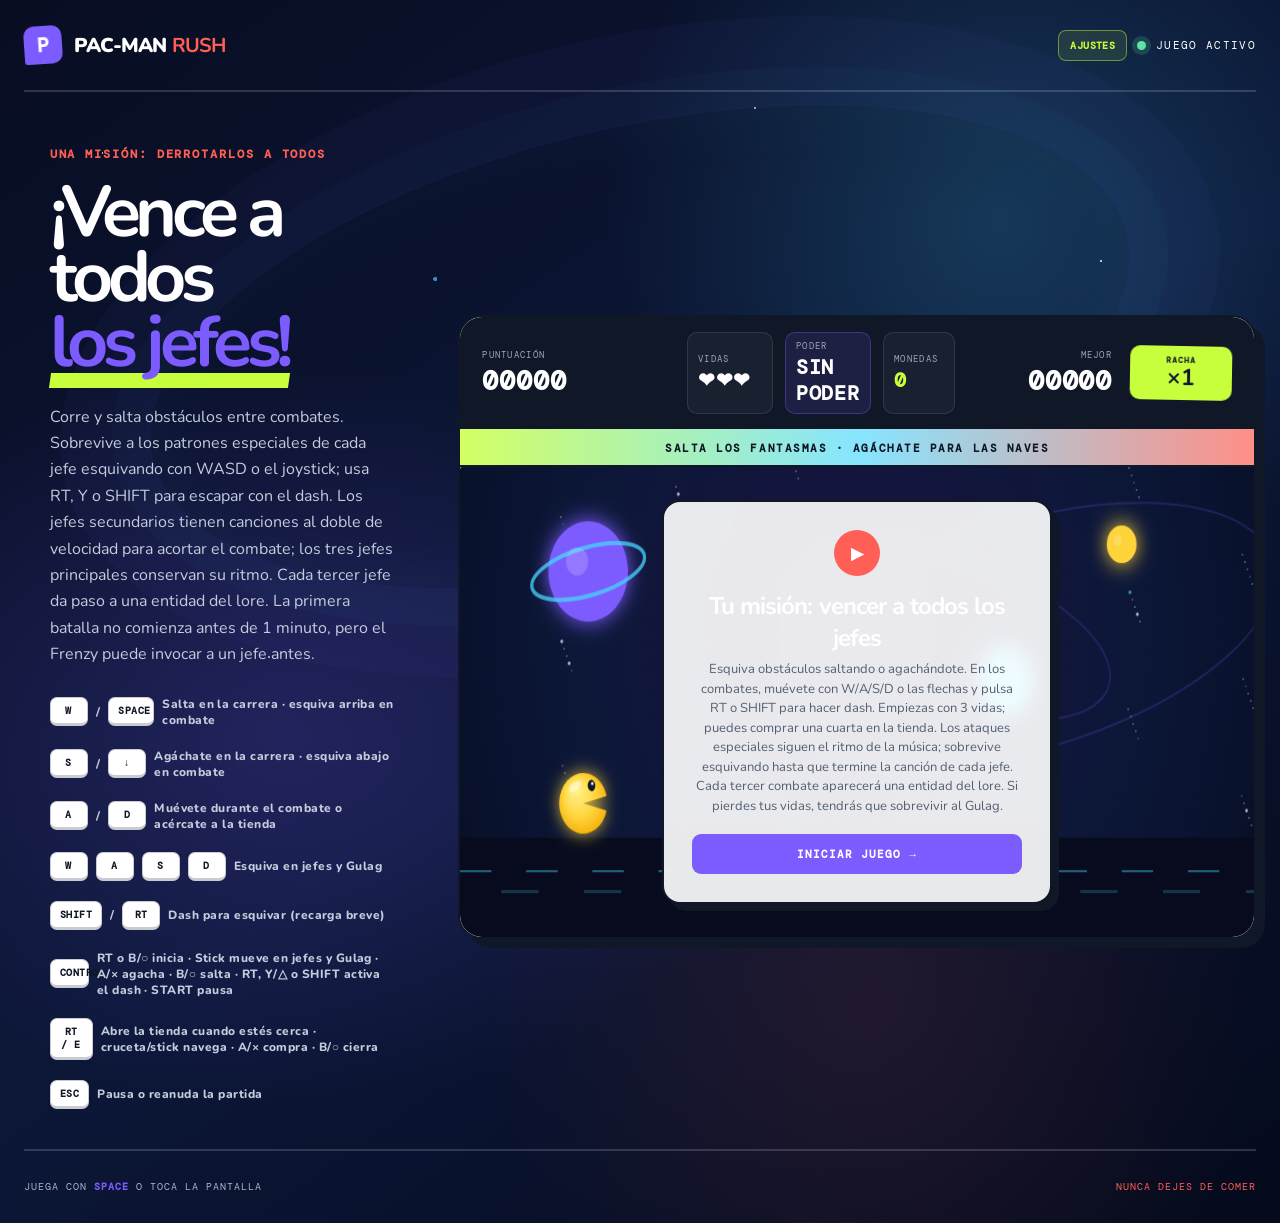
<file: Untitled-3.html>
<!DOCTYPE html>
<html lang="es">
<head>
  <meta charset="UTF-8">
  <meta name="viewport" content="width=device-width, initial-scale=1.0, viewport-fit=cover">
  <meta name="theme-color" content="#111827">
  <title>Pac-Man Rush — Juego de Pac-Man</title>
  <link rel="preconnect" href="https://fonts.googleapis.com">
  <link rel="preconnect" href="https://fonts.gstatic.com" crossorigin>
  <link href="https://fonts.googleapis.com/css2?family=DM+Mono:wght@500&family=Nunito:wght@600;700;800;900&display=swap" rel="stylesheet">
  <link rel="stylesheet" href="Untitled-2.css">
</head>
<body>
  <main class="app-shell">
    <header class="topbar">
      <a class="brand" href="#" aria-label="Pac-Man Rush">
        <span class="brand-mark" aria-hidden="true">P</span>
        <span>PAC-MAN <b>RUSH</b></span>
      </a>
      <div class="topbar-actions">
        <details class="settings-menu" id="settingsMenu">
          <summary class="settings-button">AJUSTES</summary>
          <section class="settings-panel" aria-labelledby="settingsTitle">
            <h2 id="settingsTitle">Ajustes del juego</h2>
            <label class="setting-row" for="musicToggle">
              <span><strong>Música</strong><small>Melodías de carrera, jefes y Gulag</small></span>
              <input id="musicToggle" type="checkbox" checked>
            </label>
            <label class="setting-row" for="jumpSoundToggle">
              <span><strong>Sonido del salto</strong><small>Efecto de sonido al saltar</small></span>
              <input id="jumpSoundToggle" type="checkbox" checked>
            </label>
            <label class="setting-row" for="mobileModeToggle">
              <span><strong>Modo celular</strong><small>Mejora la nitidez y estabiliza a Pac-Man y los fantasmas</small></span>
              <input id="mobileModeToggle" type="checkbox">
            </label>
            <label class="setting-row" for="reducedAnimationsToggle">
              <span><strong>Reducir animaciones</strong><small>Úsalo si el celular se traba o muestra efectos visuales extraños; no cambia el juego</small></span>
              <input id="reducedAnimationsToggle" type="checkbox">
            </label>
            <p class="settings-status" id="settingsStatus" aria-live="polite">Los ajustes se guardan en este dispositivo.</p>
            <button class="settings-retry" id="retryAudioButton" type="button" hidden>REINTENTAR AUDIO</button>
          </section>
        </details>
        <span class="status-dot"></span>
        <span>JUEGO ACTIVO</span>
      </div>
    </header>

    <section class="hero">
      <div class="hero-copy">
        <p class="eyebrow">UNA MISIÓN: DERROTARLOS A TODOS</p>
        <h1>¡Vence a todos<br><span>los jefes!</span></h1>
        <p class="intro">Corre y salta obstáculos entre combates. Sobrevive a los patrones especiales de cada jefe esquivando con WASD o el joystick; usa RT, Y o SHIFT para escapar con el dash. Los jefes secundarios tienen canciones al doble de velocidad para acortar el combate; los tres jefes principales conservan su ritmo. Cada tercer jefe da paso a una entidad del lore. La primera batalla no comienza antes de 1 minuto, pero el Frenzy puede invocar a un jefe antes.</p>
        <div class="controls-hint">
          <span><kbd>W</kbd> / <kbd>SPACE</kbd> Salta en la carrera · esquiva arriba en combate</span>
          <span><kbd>S</kbd> / <kbd>↓</kbd> Agáchate en la carrera · esquiva abajo en combate</span>
          <span><kbd>A</kbd> / <kbd>D</kbd> Muévete durante el combate o acércate a la tienda</span>
          <span><kbd>W</kbd><kbd>A</kbd><kbd>S</kbd><kbd>D</kbd> Esquiva en jefes y Gulag</span>
          <span><kbd>SHIFT</kbd> / <kbd>RT</kbd> Dash para esquivar (recarga breve)</span>
          <span><kbd>CONTROL</kbd> RT o B/○ inicia · Stick mueve en jefes y Gulag · A/× agacha · B/○ salta · RT, Y/△ o SHIFT activa el dash · START pausa</span>
          <span><kbd>RT / E</kbd> Abre la tienda cuando estés cerca · cruceta/stick navega · A/× compra · B/○ cierra</span>
          <span><kbd>ESC</kbd> Pausa o reanuda la partida</span>
        </div>
      </div>

      <div class="game-card">
        <div class="hud" aria-label="Puntuación del juego">
          <div class="hud-stat">
            <span class="hud-label">PUNTUACIÓN</span>
            <strong id="score">00000</strong>
          </div>

          <div class="hud-meta">
            <div class="hud-metric">
              <span class="hud-label">VIDAS</span>
              <strong id="lives">❤❤❤</strong>
            </div>
            <div class="hud-metric hud-metric--power">
              <span class="hud-label">PODER</span>
              <strong id="powerStatus">SIN PODER</strong>
            </div>
            <div class="hud-metric hud-metric--coins">
              <span class="hud-label">MONEDAS</span>
              <strong id="coinCount">0</strong>
            </div>
          </div>

          <div class="hud-stat hud-stat--right">
            <span class="hud-label">MEJOR</span>
            <strong id="best">00000</strong>
          </div>
          <div class="multiplier" id="multiplier">
            <span>RACHA</span>
            <strong id="multiplierValue">×1</strong>
          </div>
        </div>

        <div class="action-prompt" id="actionPrompt">SALTA LOS FANTASMAS · AGÁCHATE PARA LAS NAVES</div>

        <div class="game-stage" id="gameStage">
          <canvas id="gameCanvas" width="960" height="450" aria-label="Juego de Pac-Man"></canvas>
          <div class="start-panel" id="startPanel">
            <span class="panel-icon">▶</span>
            <h2>Tu misión: vencer a todos los jefes</h2>
            <p>Esquiva obstáculos saltando o agachándote. En los combates, muévete con W/A/S/D o las flechas y pulsa RT o SHIFT para hacer dash. Empiezas con 3 vidas; puedes comprar una cuarta en la tienda. Los ataques especiales siguen el ritmo de la música; sobrevive esquivando hasta que termine la canción de cada jefe. Cada tercer combate aparecerá una entidad del lore. Si pierdes tus vidas, tendrás que sobrevivir al Gulag.</p>
            <button id="startButton" type="button">INICIAR JUEGO <span>→</span></button>
          </div>
          <div class="game-over-panel" id="gameOverPanel" hidden>
            <span class="panel-icon">!</span>
            <h2>¡Fin de la carrera!</h2>
            <p>Tu puntuación: <strong id="finalScore">0</strong></p>
            <p class="restart-hint">Pulsa <kbd>F</kbd> para comenzar otra vez</p>
            <button id="restartButton" type="button">JUGAR DE NUEVO <span>↻</span></button>
          </div>
          <div class="victory-panel" id="victoryPanel" hidden>
            <span class="panel-icon">★</span>
            <h2>¡Misión cumplida!</h2>
            <p>Derrotaste a todos los jefes. Puntuación final: <strong id="victoryScore">0</strong></p>
            <button id="victoryRestartButton" type="button">JUGAR DE NUEVO <span>↻</span></button>
          </div>
          <button class="game-pause-button" id="gamePauseButton" type="button" aria-label="Pausar juego" hidden>Ⅱ</button>
          <div class="pause-panel" id="pausePanel" role="dialog" aria-modal="true" aria-labelledby="pauseTitle" hidden>
            <span class="panel-icon">Ⅱ</span>
            <h2 id="pauseTitle">Juego en pausa</h2>
            <p>La partida y la música están pausadas.</p>
            <button id="resumeButton" type="button">CONTINUAR <span>▶</span></button>
            <button class="pause-restart-button" id="pauseRestartButton" type="button">REINICIAR PARTIDA <span>↻</span></button>
          </div>
          <div class="gulag-hud" id="gulagHud" role="timer" aria-live="off" hidden>
            <strong id="gulagTitle">EL GULAG</strong>
            <span id="gulagTimer">ESQUIVA PARA VOLVER</span>
            <p>MUÉVETE CON W A S D O LAS FLECHAS</p>
          </div>
          <section class="shark-shop" id="sharkShop" aria-label="Tienda del tiburón" aria-describedby="shopControls" hidden>
            <div class="shop-heading">
              <div>
                <span class="shop-eyebrow">PUESTO DE MEJORAS · VISITA ESPECIAL</span>
                <h2>Mercado del tiburón</h2>
              </div>
              <strong class="shop-wallet"><span aria-hidden="true">◆</span> <span id="shopCoinCount">0</span><small>MONEDAS</small></strong>
            </div>
            <p class="shop-copy">Invierte tus monedas en mejoras para esta partida.</p>
            <div class="shop-items">
              <button class="shop-item" type="button" data-shop-item="score">
                <span class="shop-item-icon" aria-hidden="true">×2</span>
                <span class="shop-item-info">
                  <strong>Racha x2</strong>
                  <span class="shop-item-description">Duplica los puntos que ganas.</span>
                </span>
                <span class="shop-item-price"></span>
              </button>
              <button class="shop-item" type="button" data-shop-item="boss-speed">
                <span class="shop-item-icon" aria-hidden="true">⚡</span>
                <span class="shop-item-info">
                  <strong>Botas relámpago</strong>
                  <span class="shop-item-description">Muévete más rápido en los jefes.</span>
                </span>
                <span class="shop-item-price"></span>
              </button>
              <button class="shop-item" type="button" data-shop-item="dash">
                <span class="shop-item-icon" aria-hidden="true">➤</span>
                <span class="shop-item-info">
                  <strong>Impulso rápido</strong>
                  <span class="shop-item-description">Reduce la recarga del dash.</span>
                </span>
                <span class="shop-item-price"></span>
              </button>
              <button class="shop-item" type="button" data-shop-item="life">
                <span class="shop-item-icon" aria-hidden="true">♥</span>
                <span class="shop-item-info">
                  <strong>Vida extra</strong>
                  <span class="shop-item-description">Compra una cuarta vida una vez.</span>
                </span>
                <span class="shop-item-price"></span>
              </button>
            </div>
            <p class="shop-controls-hint" id="shopControls"><kbd>←/→/↑/↓</kbd> ELEGIR <kbd>A/×</kbd> COMPRAR <kbd>B/○</kbd> CERRAR</p>
            <div class="shop-footer">
              <span id="shopMessage" aria-live="polite">Acércate al tiburón para comprar.</span>
              <button id="shopContinueButton" type="button">SEGUIR JUGANDO</button>
            </div>
          </section>
          <div class="milestone-toast" id="milestoneToast" aria-live="polite">
            <span id="milestoneLabel">RACHA DE</span>
            <strong id="milestoneValue">×2</strong>
          </div>

          <div class="boss-panel" id="bossPanel" hidden>
            <span id="bossName">ALIENÍGENA</span>
            <span class="boss-lore" id="bossLore" hidden></span>
            <strong id="bossStatus">SOBREVIVE: 20s</strong>
            <span id="bossAttackStatus">ATAQUE EN: 4s</span>
            <span class="boss-attack-hint" id="bossAttackHint"></span>
            <span class="boss-intro-status" id="bossIntroStatus" aria-live="polite" hidden></span>
            <p class="boss-controls">WASD / JOYSTICK PARA ESQUIVAR · RT / SHIFT / Y PARA EL DASH</p>
          </div>
        </div>

        <div class="mobile-controls" aria-label="Controles del juego">
          <div id="gulagJoystick" class="gulag-joystick" role="application" aria-label="Joystick: mueve en cualquier dirección" hidden>
            <div class="gulag-joystick-base">
              <div id="gulagJoystickKnob" class="gulag-joystick-knob"></div>
            </div>
            <span>MOVER</span>
          </div>
          <button id="moveLeftButton" type="button" aria-label="Mover a la izquierda" hidden>←<span>IZQUIERDA</span></button>
          <button id="jumpButton" type="button" aria-label="Saltar">↑<span>SALTAR</span></button>
          <button id="dashButton" type="button" aria-label="SHIFT: dash disponible" hidden>⇧<span>SHIFT</span></button>
          <button id="duckButton" type="button" aria-label="Agacharse">↓<span>AGÁCHATE</span></button>
          <button id="interactButton" type="button" aria-label="Abrir la tienda con RT" hidden>◎<span>RT · TIENDA</span></button>
          <button id="moveRightButton" type="button" aria-label="Mover a la derecha" hidden>→<span>DERECHA</span></button>
        </div>
      </div>
    </section>

    <footer>
      <p>JUEGA CON <span>SPACE</span> O TOCA LA PANTALLA</p>
      <p class="footer-rule">NUNCA DEJES DE COMER</p>
    </footer>
  </main>

  <script src="audio.js"></script>
  <script src="Untitled-1.js"></script>
</body>
</html>
</file>
<file: Untitled-2.css>
:root {
  --ink: #101828;
  --paper: #f7f7f1;
  --lime: #c8ff3d;
  --coral: #ff5f54;
  --violet: #7c5cff;
  --cyan: #46d7ff;
  --white: #ffffff;
}

* {
  box-sizing: border-box;
}

html {
  min-height: 100%;
  background: #050a1c;
}

body {
  position: relative;
  min-height: 100vh;
  margin: 0;
  color: var(--white);
  background:
    radial-gradient(ellipse at 78% 18%, rgba(70, 215, 255, .18), transparent 28%),
    radial-gradient(ellipse at 22% 60%, rgba(124, 92, 255, .2), transparent 36%),
    radial-gradient(ellipse at 68% 82%, rgba(255, 95, 84, .1), transparent 31%),
    linear-gradient(145deg, #080d22, #0c1738 52%, #050a1c);
  font-family: "Nunito", sans-serif;
  overflow-x: hidden;
}

body::before,
body::after {
  position: fixed;
  z-index: 0;
  content: "";
  pointer-events: none;
}

body::before {
  inset: 0;
  opacity: .72;
  background-image:
    radial-gradient(1px 1px at 8% 17%, #fff 99%, transparent),
    radial-gradient(1px 1px at 21% 73%, rgba(255, 255, 255, .8) 99%, transparent),
    radial-gradient(2px 2px at 34% 31%, rgba(70, 215, 255, .9) 99%, transparent),
    radial-gradient(1px 1px at 47% 84%, #fff 99%, transparent),
    radial-gradient(1px 1px at 59% 12%, rgba(255, 255, 255, .8) 99%, transparent),
    radial-gradient(2px 2px at 71% 58%, rgba(124, 92, 255, .9) 99%, transparent),
    radial-gradient(1px 1px at 86% 29%, #fff 99%, transparent),
    radial-gradient(1px 1px at 94% 78%, rgba(70, 215, 255, .8) 99%, transparent);
}

body::after {
  top: 14%;
  left: 50%;
  width: min(1000px, 110vw);
  height: 440px;
  border: 1px solid rgba(124, 92, 255, .12);
  border-radius: 50%;
  box-shadow:
    0 0 0 38px rgba(70, 215, 255, .025),
    0 0 0 90px rgba(124, 92, 255, .035),
    inset 0 0 70px rgba(70, 215, 255, .04);
  transform: translateX(-50%) rotate(-13deg);
}

button,
kbd {
  font: inherit;
}

button {
  -webkit-tap-highlight-color: transparent;
}

.app-shell {
  position: relative;
  z-index: 1;
  width: min(1460px, calc(100% - 48px));
  min-height: 100vh;
  margin: 0 auto;
  display: flex;
  flex-direction: column;
}

.topbar {
  position: relative;
  z-index: 12;
  height: 92px;
  display: flex;
  align-items: center;
  justify-content: space-between;
  border-bottom: 2px solid rgba(255, 255, 255, .16);
}

.brand {
  display: flex;
  align-items: center;
  gap: 12px;
  color: var(--white);
  font-size: 20px;
  font-weight: 900;
  letter-spacing: -.04em;
  text-decoration: none;
}

.brand b {
  color: var(--coral);
}

.brand-mark {
  width: 38px;
  height: 38px;
  display: grid;
  place-items: center;
  color: var(--white);
  background: var(--violet);
  border-radius: 10px 10px 10px 3px;
  font-family: "DM Mono", monospace;
  transform: rotate(-4deg);
}

.topbar-actions {
  display: flex;
  align-items: center;
  gap: 10px;
  font-family: "DM Mono", monospace;
  font-size: 11px;
  letter-spacing: .12em;
}

.settings-button {
  display: block;
  padding: 8px 11px;
  color: var(--lime);
  background: rgba(200, 255, 61, .1);
  border: 1px solid rgba(200, 255, 61, .45);
  border-radius: 8px;
  cursor: pointer;
  font-family: "DM Mono", monospace;
  font-size: 10px;
  font-weight: 700;
  letter-spacing: .04em;
  list-style: none;
}

.settings-button::-webkit-details-marker {
  display: none;
}

.settings-button:hover,
.settings-button:focus-visible,
.settings-menu[open] .settings-button {
  background: rgba(200, 255, 61, .2);
}

.settings-menu {
  position: relative;
}

.settings-panel {
  position: absolute;
  top: calc(100% + 12px);
  right: 0;
  z-index: 20;
  width: min(340px, calc(100vw - 32px));
  padding: 18px;
  color: var(--white);
  background: rgba(9, 17, 39, .98);
  border: 2px solid rgba(200, 255, 61, .75);
  border-radius: 14px;
  box-shadow: 6px 6px 0 rgba(16, 24, 40, .65), 0 0 28px rgba(70, 215, 255, .16);
  font-family: "Nunito", sans-serif;
  letter-spacing: normal;
}

.settings-panel h2 {
  margin: 0 0 10px;
  font-size: 18px;
}

.setting-row {
  min-height: 62px;
  display: flex;
  align-items: center;
  justify-content: space-between;
  gap: 14px;
  padding: 10px 0;
  border-top: 1px solid rgba(255, 255, 255, .12);
  cursor: pointer;
}

.setting-row span {
  display: grid;
  gap: 3px;
}

.setting-row strong {
  font-size: 13px;
}

.setting-row small {
  color: #aab6c9;
  font-size: 10px;
  line-height: 1.35;
}

.setting-row input {
  flex: 0 0 auto;
  width: 21px;
  height: 21px;
  accent-color: var(--lime);
}

.settings-status {
  margin: 8px 0 0;
  color: #aab6c9;
  font-size: 10px;
  line-height: 1.4;
}

.settings-retry {
  margin-top: 10px;
  padding: 8px 10px;
  color: var(--ink);
  background: var(--lime);
  border: 0;
  border-radius: 7px;
  cursor: pointer;
  font-family: "DM Mono", monospace;
  font-size: 9px;
  font-weight: 700;
}

.settings-retry[hidden] {
  display: none;
}

@media (max-width: 430px) {
  .settings-panel {
    right: -4px;
    padding: 14px;
  }
}

.status-dot {
  width: 9px;
  height: 9px;
  background: #5de3a3;
  border-radius: 50%;
  box-shadow: 0 0 0 5px rgba(93, 227, 163, .18);
  animation: pulse 1.8s infinite;
}

.hero {
  flex: 1;
  display: grid;
  grid-template-columns: minmax(280px, .72fr) minmax(620px, 1.55fr);
  gap: clamp(30px, 5vw, 80px);
  align-items: center;
  padding: 54px 0 40px;
}

.hero-copy {
  align-self: center;
  padding-left: clamp(0px, 2vw, 28px);
}

.eyebrow {
  margin: 0 0 18px;
  color: var(--coral);
  font-family: "DM Mono", monospace;
  font-size: 12px;
  font-weight: 700;
  letter-spacing: .16em;
}

h1 {
  margin: 0;
  font-size: clamp(52px, 5.6vw, 92px);
  line-height: .91;
  letter-spacing: -.075em;
}

h1 span {
  color: var(--violet);
  position: relative;
  z-index: 0;
}

h1 span::after {
  content: "";
  position: absolute;
  z-index: -1;
  left: 0;
  right: 0;
  bottom: 3px;
  height: 15px;
  background: var(--lime);
  transform: skewX(-8deg);
}

.intro {
  max-width: 440px;
  margin: 28px 0;
  color: #c3ccdc;
  font-size: 16px;
  line-height: 1.65;
}

.controls-hint {
  display: flex;
  flex-wrap: wrap;
  gap: 20px;
  color: #c3ccdc;
  font-size: 12px;
  font-weight: 800;
  letter-spacing: .04em;
}

.controls-hint span {
  display: flex;
  align-items: center;
  gap: 8px;
}

kbd {
  min-width: 38px;
  padding: 6px 9px;
  color: var(--ink);
  background: var(--white);
  border: 1px solid #c8ccd1;
  border-bottom-width: 3px;
  border-radius: 7px;
  font-family: "DM Mono", monospace;
  font-size: 10px;
  text-align: center;
}

.game-card {
  min-width: 0;
  background: var(--white);
  border: 2px solid var(--ink);
  border-radius: 24px;
  box-shadow: 9px 9px 0 var(--ink);
  overflow: hidden;
}

.hud {
  min-height: 92px;
  display: grid;
  grid-template-columns: 1fr minmax(180px, 220px) 1fr auto;
  align-items: center;
  gap: 18px;
  padding: 15px 22px;
  background: var(--ink);
  color: var(--white);
}

.hud-stat {
  display: flex;
  flex-direction: column;
  gap: 2px;
}

.hud-meta {
  display: flex;
  align-items: stretch;
  gap: 12px;
}

.hud-metric {
  display: flex;
  flex-direction: column;
  justify-content: center;
  gap: 2px;
  min-width: 86px;
  padding: 7px 10px;
  color: var(--white);
  background: rgba(255, 255, 255, .04);
  border: 1px solid rgba(255, 255, 255, .1);
  border-radius: 10px;
}

.hud-metric--power {
  background: rgba(124, 92, 255, .12);
  border-color: rgba(124, 92, 255, .35);
}

.hud-metric--power.power-active {
  animation: power-ready-pulse .85s ease-in-out infinite alternate;
}

.hud-metric--coins {
  min-width: 72px;
}

.hud-metric--coins strong {
  color: var(--lime);
}

.hud-stat--right {
  text-align: right;
}

.hud-label {
  color: #9aa7b7;
  font-family: "DM Mono", monospace;
  font-size: 9px;
  letter-spacing: .14em;
}

.hud-stat strong,
.hud-metric strong {
  font-family: "DM Mono", monospace;
  font-size: clamp(20px, 2.1vw, 30px);
  letter-spacing: .03em;
}

.hud-metric strong {
  font-size: clamp(15px, 1.6vw, 20px);
}

.multiplier {
  min-width: 102px;
  padding: 9px 14px;
  color: var(--ink);
  background: var(--lime);
  border-radius: 10px;
  text-align: center;
  transform: rotate(1deg);
}

.action-prompt {
  display: flex;
  justify-content: center;
  align-items: center;
  gap: 10px;
  padding: 12px 16px 10px;
  color: var(--ink);
  background: linear-gradient(90deg, rgba(200, 255, 61, .8), rgba(70, 215, 255, .65), rgba(255, 95, 84, .7));
  border-bottom: 2px solid var(--ink);
  font-family: "DM Mono", monospace;
  font-size: 11px;
  font-weight: 700;
  letter-spacing: .14em;
  text-transform: uppercase;
}

.multiplier span {
  display: block;
  font-family: "DM Mono", monospace;
  font-size: 8px;
  font-weight: 700;
  letter-spacing: .14em;
}

.multiplier strong {
  font-size: 23px;
  line-height: 1.1;
}

.game-stage {
  position: relative;
  height: min(52vw, 470px);
  min-height: 350px;
  overflow: hidden;
  background: #d9f2f6;
  isolation: isolate;
}

#gameCanvas {
  display: block;
  width: 100%;
  height: 100%;
}

.start-panel,
.game-over-panel,
.victory-panel,
.pause-panel {
  position: absolute;
  z-index: 5;
  inset: 50% auto auto 50%;
  width: min(390px, calc(100% - 40px));
  padding: 28px;
  background: rgba(255, 255, 255, .91);
  border: 2px solid var(--ink);
  border-radius: 18px;
  box-shadow: 7px 7px 0 var(--ink);
  text-align: center;
  transform: translate(-50%, -50%);
  backdrop-filter: blur(8px);
}

.start-panel[hidden],
.game-over-panel[hidden],
.victory-panel[hidden],
.pause-panel[hidden] {
  display: none;
}

.start-panel {
  max-height: calc(100% - 24px);
  overflow-y: auto;
}

.gulag-hud {
  position: absolute;
  z-index: 8;
  top: 16px;
  left: 50%;
  width: min(420px, calc(100% - 32px));
  padding: 12px 16px;
  color: #fff;
  background: rgba(10, 4, 12, .9);
  border: 2px solid #ff3f5f;
  border-radius: 12px;
  box-shadow: 0 0 24px rgba(255, 20, 65, .4);
  text-align: center;
  transform: translateX(-50%);
  pointer-events: none;
}

.gulag-hud[hidden] {
  display: none;
}

.gulag-hud strong,
.gulag-hud span {
  display: block;
  font-family: "DM Mono", monospace;
}

.gulag-hud strong {
  color: #ff3f5f;
  font-size: 18px;
  letter-spacing: .16em;
  text-shadow: 0 0 12px rgba(255, 30, 70, .9);
}

.gulag-hud span {
  margin-top: 4px;
  font-size: 12px;
}

.gulag-hud:not(.gulag-intro) strong,
.gulag-hud:not(.gulag-intro) p {
  display: none;
}

.gulag-hud p {
  margin: 5px 0 0;
  color: #c7b8c0;
  font-family: "DM Mono", monospace;
  font-size: 9px;
  letter-spacing: .04em;
}

.restart-hint {
  margin-top: -8px !important;
  font-family: "DM Mono", monospace;
  font-size: 10px !important;
}

.restart-hint kbd {
  min-width: 24px;
  padding: 3px 6px;
}

.game-over-panel {
  top: 18px;
  transform: translateX(-50%);
}

.victory-panel {
  top: 50%;
  border-color: var(--lime);
  transform: translate(-50%, -50%);
}

.shark-shop {
  position: absolute;
  z-index: 9;
  top: 50%;
  left: 50%;
  width: min(680px, calc(100% - 28px));
  max-height: calc(100% - 24px);
  padding: clamp(16px, 2.4vw, 24px);
  color: var(--white);
  background:
    radial-gradient(ellipse at 100% 0, rgba(70, 215, 255, .16), transparent 42%),
    linear-gradient(145deg, rgba(16, 29, 59, .99), rgba(7, 12, 31, .99));
  border: 1px solid rgba(200, 255, 61, .72);
  border-radius: 24px;
  box-shadow: 0 24px 80px rgba(0, 0, 0, .6), 0 0 36px rgba(70, 215, 255, .12);
  transform: translate(-50%, -50%);
  overflow-y: auto;
  backdrop-filter: blur(18px);
}

.shark-shop[hidden] {
  display: none;
}

.shop-heading,
.shop-footer {
  display: flex;
  align-items: center;
  justify-content: space-between;
  gap: 16px;
}

.shop-eyebrow {
  color: var(--cyan);
  font-family: "DM Mono", monospace;
  font-size: 10px;
  letter-spacing: .16em;
}

.shop-heading h2 {
  margin: 4px 0 0;
  font-size: clamp(24px, 4vw, 34px);
  letter-spacing: -.04em;
}

.shop-wallet {
  flex: 0 0 auto;
  min-width: 90px;
  padding: 10px 14px;
  display: grid;
  grid-template-columns: auto 1fr;
  align-items: center;
  gap: 0 8px;
  color: var(--ink);
  background: var(--lime);
  border-radius: 14px;
  font-family: "DM Mono", monospace;
  font-size: 18px;
}

.shop-wallet > span:first-child {
  grid-row: span 2;
  color: #4a7100;
  font-size: 20px;
}

.shop-wallet small {
  font-size: 8px;
  letter-spacing: .1em;
}

.shop-copy {
  margin: 8px 0 14px;
  color: #b6c4da;
  font-size: 13px;
}

.shop-items {
  display: grid;
  grid-template-columns: repeat(2, minmax(0, 1fr));
  gap: 12px;
}

.shop-item {
  min-height: 92px;
  display: grid;
  grid-template-columns: 48px minmax(0, 1fr);
  grid-template-rows: 1fr auto;
  align-items: center;
  gap: 10px 12px;
  padding: 14px;
  color: var(--white);
  background: rgba(255, 255, 255, .045);
  border: 1px solid rgba(186, 208, 235, .19);
  border-radius: 16px;
  text-align: left;
  cursor: pointer;
  transition: transform .15s ease, border-color .15s ease, background .15s ease, box-shadow .15s ease;
}

.shop-item-icon {
  width: 48px;
  height: 48px;
  grid-row: 1 / 3;
  display: grid;
  place-items: center;
  color: var(--lime);
  background: rgba(200, 255, 61, .1);
  border: 1px solid rgba(200, 255, 61, .24);
  border-radius: 14px;
  font-family: "DM Mono", monospace;
  font-size: 17px;
  font-weight: 900;
}

.shop-item-info {
  min-width: 0;
  align-self: end;
}

.shop-item.selected {
  border-color: var(--lime);
  box-shadow: 0 0 0 2px rgba(200, 255, 61, .2), 0 0 22px rgba(200, 255, 61, .13);
}

.shop-item:focus-visible {
  outline: 2px solid var(--cyan);
  outline-offset: 3px;
}

.shop-item:not(:disabled):hover {
  transform: translateY(-2px);
  background: rgba(70, 215, 255, .09);
  border-color: var(--cyan);
}

.shop-item:disabled {
  opacity: .48;
  cursor: not-allowed;
}

.shop-item strong {
  color: var(--lime);
  font-family: "DM Mono", monospace;
  font-size: 13px;
}

.shop-item-description {
  display: block;
  margin-top: 4px;
  color: #b6c4da;
  font-size: 11px;
  line-height: 1.4;
}

.shop-item-price {
  grid-column: 2;
  align-self: start;
  color: var(--cyan);
  font-family: "DM Mono", monospace;
  font-size: 9px;
  font-weight: 700;
  letter-spacing: .04em;
  white-space: nowrap;
}

.shop-controls-hint {
  margin: 12px 0 0;
  color: #91a2bc;
  font-family: "DM Mono", monospace;
  font-size: 8px;
  letter-spacing: .08em;
  text-align: center;
}

.shop-controls-hint kbd {
  margin: 0 3px 0 8px;
}

.shop-footer {
  margin-top: 8px;
}

#shopMessage {
  color: #c6d2e4;
  font-size: 11px;
}

#shopContinueButton {
  flex: 0 0 auto;
  padding: 11px 15px;
  color: var(--ink);
  background: var(--lime);
  border: 0;
  border-radius: 11px;
  font-family: "DM Mono", monospace;
  font-size: 10px;
  font-weight: 700;
  cursor: pointer;
}

.panel-icon {
  display: inline-grid;
  width: 46px;
  height: 46px;
  place-items: center;
  color: var(--white);
  background: var(--coral);
  border-radius: 50%;
  font-family: "DM Mono", monospace;
  font-weight: 900;
}

.start-panel h2,
.game-over-panel h2,
.victory-panel h2 {
  margin: 14px 0 6px;
  font-size: 24px;
  letter-spacing: -.04em;
}

.start-panel p,
.game-over-panel p,
.victory-panel p {
  margin: 0 0 18px;
  color: #536071;
  font-size: 13px;
  line-height: 1.5;
}

.start-panel button,
.game-over-panel button,
.victory-panel button,
.pause-panel button {
  width: 100%;
  padding: 13px 18px;
  color: var(--white);
  background: var(--violet);
  border: 0;
  border-radius: 9px;
  cursor: pointer;
  font-family: "DM Mono", monospace;
  font-size: 11px;
  font-weight: 700;
  letter-spacing: .09em;
  transition: transform .15s ease, box-shadow .15s ease;
}

.start-panel button:hover,
.game-over-panel button:hover,
.victory-panel button:hover,
.pause-panel button:hover {
  transform: translateY(-2px);
  box-shadow: 0 6px 0 rgba(16, 24, 40, .2);
}

.milestone-toast {
  position: absolute;
  z-index: 7;
  top: 28px;
  left: 50%;
  display: flex;
  align-items: center;
  gap: 9px;
  padding: 9px 16px;
  color: var(--ink);
  background: var(--lime);
  border: 2px solid var(--ink);
  border-radius: 99px;
  box-shadow: 4px 4px 0 var(--ink);
  font-family: "DM Mono", monospace;
  font-size: 9px;
  letter-spacing: .09em;
  opacity: 0;
  pointer-events: none;
  transform: translate(-50%, -25px) scale(.9);
  transition: opacity .25s, transform .25s;
}

.milestone-toast.visible {
  opacity: 1;
  transform: translate(-50%, 0) scale(1);
}

.milestone-toast.animating {
  animation: milestone-pop .72s cubic-bezier(.2, 1.45, .45, 1) both;
}

.milestone-toast.frenzy {
  color: #fff;
  background: #ff3f5f;
  border-color: #fff;
  box-shadow: 4px 4px 0 #101828, 0 0 22px rgba(255, 63, 95, .75);
}

.milestone-toast strong {
  font-size: 17px;
}

.boss-panel {
  position: absolute;
  z-index: 8;
  right: 18px;
  top: 18px;
  width: min(252px, calc(100% - 36px));
  padding: 14px;
  color: var(--white);
  background: rgba(16, 24, 40, .94);
  border: 2px solid var(--coral);
  border-radius: 14px;
  box-shadow: 6px 6px 0 rgba(16, 24, 40, .3);
  text-align: center;
}

.boss-panel[hidden] {
  display: none;
}

.boss-intro-status {
  display: inline-block !important;
  margin-top: 6px;
  padding: 4px 8px;
  color: #101828 !important;
  background: var(--lime);
  border-radius: 99px;
  font-size: 9px !important;
  font-weight: 900;
}

.boss-intro-status[hidden] {
  display: none !important;
}

.boss-lore {
  display: block !important;
  margin-top: 5px;
  color: #e7d9ff !important;
  font-size: 8px !important;
  line-height: 1.4;
  letter-spacing: .02em !important;
}

.boss-lore[hidden] {
  display: none !important;
}

.boss-attack-hint {
  display: block !important;
  margin-top: 5px;
  color: #d7efff !important;
  font-size: 8px !important;
  line-height: 1.45;
  letter-spacing: .04em !important;
}

.boss-panel .boss-attack-imminent {
  color: #fff !important;
  background: #d93650;
  border-radius: 6px;
  padding: 5px 7px;
  animation: boss-warning-pulse .42s ease-in-out infinite alternate;
}

@keyframes boss-warning-pulse {
  to { background: #ff244b; box-shadow: 0 0 14px rgba(255, 36, 75, .85); }
}

.game-pause-button {
  position: absolute;
  z-index: 10;
  top: 16px;
  left: 16px;
  min-width: 104px;
  min-height: 42px;
  padding: 8px 11px;
  color: var(--white);
  background: rgba(16, 24, 40, .9);
  border: 2px solid var(--white);
  border-radius: 10px;
  font-family: "DM Mono", monospace;
  font-size: 10px;
  font-weight: 700;
  letter-spacing: .04em;
  cursor: pointer;
  touch-action: manipulation;
}

.game-pause-button[hidden] {
  display: none;
}

.pause-panel {
  z-index: 12;
  color: var(--ink);
}

.pause-panel .pause-restart-button {
  margin-top: 9px;
  color: var(--ink);
  background: #e8edf5;
  border: 1px solid rgba(16, 24, 40, .16);
}

.mobile-controls.paused {
  pointer-events: none;
  visibility: hidden;
}

.boss-panel span,
.boss-panel strong {
  display: block;
  font-family: "DM Mono", monospace;
}

.boss-panel span {
  color: var(--lime);
  font-size: 8px;
  letter-spacing: .14em;
}

.boss-panel strong {
  margin: 5px 0;
  font-size: 14px;
}

.boss-ammo {
  margin-top: 8px;
  color: var(--lime);
  font-family: "DM Mono", monospace;
  font-size: 12px;
}

.boss-controls {
  margin: 7px 0 0;
  color: #d5dce5;
  font-family: "DM Mono", monospace;
  font-size: 8px;
  line-height: 1.5;
}

.boss-controls kbd {
  min-width: 22px;
  padding: 2px 5px;
  border-bottom-width: 2px;
}

@keyframes milestone-pop {
  0% { transform: translate(-50%, -25px) scale(.55); }
  55% { transform: translate(-50%, 0) scale(1.13); }
  100% { transform: translate(-50%, 0) scale(1); }
}

@keyframes power-ready-pulse {
  from {
    border-color: rgba(124, 92, 255, .35);
    box-shadow: 0 0 0 rgba(70, 215, 255, 0);
  }
  to {
    border-color: rgba(70, 215, 255, .95);
    box-shadow: 0 0 16px rgba(70, 215, 255, .72);
  }
}

.game-stage.damage-shake {
  animation: damage-shake .48s steps(2, end);
}

@keyframes damage-shake {
  0%, 100% { transform: translate(0, 0); }
  20% { transform: translate(-7px, 3px); }
  40% { transform: translate(6px, -3px); }
  60% { transform: translate(-4px, -2px); }
  80% { transform: translate(3px, 2px); }
}

@media (prefers-reduced-motion: reduce) {
  .hud-metric--power.power-active {
    animation: none;
    border-color: rgba(70, 215, 255, .95);
    box-shadow: 0 0 12px rgba(70, 215, 255, .55);
  }

  .game-stage.damage-shake {
    animation: none;
  }

  .boss-panel .boss-attack-imminent {
    animation: none;
  }
}

.mobile-controls {
  display: none;
  grid-template-columns: repeat(3, minmax(0, 1fr));
  border-top: 2px solid var(--ink);
}

.mobile-controls.boss-active {
  grid-template-columns: repeat(5, minmax(0, 1fr));
}

.mobile-controls.boss-joystick-active {
  grid-template-columns: 1fr auto;
  justify-items: center;
  padding: 8px 14px;
}

.mobile-controls.gulag-active {
  grid-template-columns: 1fr auto;
  justify-items: center;
  align-items: center;
  padding: 8px 14px;
}

.mobile-controls.shop-active {
  grid-template-columns: repeat(3, minmax(0, 1fr));
}

.mobile-controls.shop-active.shop-open {
  display: none;
}

.gulag-joystick[hidden] {
  display: none;
}

.gulag-joystick {
  display: grid;
  justify-items: center;
  gap: 3px;
  color: #ff9aaf;
  font-family: "DM Mono", monospace;
  font-size: 8px;
  font-weight: 700;
  letter-spacing: .14em;
  touch-action: none;
  user-select: none;
  -webkit-user-select: none;
}

.gulag-joystick-base {
  position: relative;
  width: 104px;
  height: 104px;
  display: grid;
  place-items: center;
  background:
    linear-gradient(rgba(255, 36, 75, .2), rgba(255, 36, 75, .2)) center / 2px 68% no-repeat,
    linear-gradient(90deg, rgba(255, 36, 75, .2), rgba(255, 36, 75, .2)) center / 68% 2px no-repeat,
    radial-gradient(circle, rgba(255, 36, 75, .16) 0 34%, rgba(255, 36, 75, .07) 35% 64%, rgba(21, 10, 16, .92) 65%);
  border: 2px solid rgba(255, 73, 110, .8);
  border-radius: 50%;
  box-shadow: inset 0 0 16px rgba(255, 36, 75, .22), 0 0 18px rgba(255, 36, 75, .16);
  touch-action: none;
}

.gulag-joystick-knob {
  width: 38px;
  height: 38px;
  background: radial-gradient(circle at 35% 30%, #ff8da5, #ff244b 72%);
  border: 2px solid #ffd4dc;
  border-radius: 50%;
  box-shadow: 0 3px 10px rgba(0, 0, 0, .45), 0 0 12px rgba(255, 36, 75, .55);
  pointer-events: none;
  transform: translate(0, 0);
}

.mobile-controls.boss-joystick-active .gulag-joystick {
  color: #9af4ff;
}

.mobile-controls.boss-joystick-active .gulag-joystick-base {
  background:
    linear-gradient(rgba(70, 215, 255, .2), rgba(70, 215, 255, .2)) center / 2px 68% no-repeat,
    linear-gradient(90deg, rgba(70, 215, 255, .2), rgba(70, 215, 255, .2)) center / 68% 2px no-repeat,
    radial-gradient(circle, rgba(70, 215, 255, .18) 0 34%, rgba(70, 215, 255, .07) 35% 64%, rgba(8, 17, 35, .92) 65%);
  border-color: rgba(70, 215, 255, .85);
  box-shadow: inset 0 0 16px rgba(70, 215, 255, .22), 0 0 18px rgba(70, 215, 255, .2);
}

.mobile-controls.boss-joystick-active .gulag-joystick-knob {
  background: radial-gradient(circle at 35% 30%, #b4faff, #20a9d2 72%);
  box-shadow: 0 3px 10px rgba(0, 0, 0, .45), 0 0 12px rgba(70, 215, 255, .55);
}

.mobile-controls button[hidden] {
  display: none;
}

.mobile-controls button {
  min-width: 0;
  min-height: 64px;
  padding: 10px 4px;
  background: var(--white);
  border: 0;
  color: var(--ink);
  font-family: "DM Mono", monospace;
  font-size: 18px;
  font-weight: 800;
  touch-action: none;
  user-select: none;
  -webkit-user-select: none;
  -webkit-touch-callout: none;
}

.mobile-controls button + button {
  border-left: 2px solid var(--ink);
}

.mobile-controls button:active {
  background: var(--lime);
  transform: translateY(1px);
}

.mobile-controls #dashButton {
  min-width: 64px;
  color: #07506a;
  background: #d7f8ff;
  border-left: 2px solid rgba(16, 24, 40, .16);
}

.mobile-controls #dashButton.dash-cooldown {
  color: #687386;
  background: #e4e8ef;
}

.mobile-controls.gulag-active button {
  display: none;
}

.mobile-controls span {
  display: block;
  margin-top: 2px;
  font-size: clamp(6px, 1.7vw, 8px);
  letter-spacing: .06em;
}

footer {
  min-height: 74px;
  display: flex;
  align-items: center;
  justify-content: space-between;
  border-top: 2px solid rgba(255, 255, 255, .16);
  color: #aab6c9;
  font-family: "DM Mono", monospace;
  font-size: 10px;
  letter-spacing: .1em;
}

footer span {
  color: var(--violet);
  font-weight: 700;
}

.footer-rule {
  color: var(--coral);
}

@keyframes pulse {
  50% { box-shadow: 0 0 0 9px rgba(93, 227, 163, 0); }
}

@media (max-width: 1050px) {
  .hero {
    grid-template-columns: 1fr;
    padding-top: 38px;
  }

  .hero-copy {
    display: grid;
    grid-template-columns: 1fr 1fr;
    gap: 0 30px;
    padding-left: 0;
  }

  .hero-copy .eyebrow,
  .hero-copy h1 {
    grid-column: 1;
  }

  .hero-copy .intro,
  .hero-copy .controls-hint {
    grid-column: 2;
  }

  .hero-copy .intro {
    margin-top: 6px;
  }

  .hero-copy .controls-hint {
    align-self: start;
  }
}

@media (max-width: 720px) {
  .app-shell {
    width: min(100% - 24px, 620px);
  }

  .topbar {
    height: 72px;
  }

  .hero {
    padding: 30px 0 28px;
  }

  .hero-copy {
    display: block;
  }

  h1 {
    font-size: clamp(48px, 16vw, 70px);
  }

  .intro {
    margin: 20px 0;
  }

  .game-card {
    box-shadow: 6px 6px 0 var(--ink);
  }

  .hud {
    grid-template-columns: 1fr 1fr;
    gap: 10px;
    padding: 13px 15px;
  }

  .hud-meta {
    gap: 6px;
    flex-wrap: wrap;
  }

  .hud-metric {
    min-width: 65px;
    padding: 6px 7px;
  }

  .multiplier {
    grid-column: 1 / -1;
    min-width: 0;
    padding: 7px 12px;
    display: flex;
    justify-content: center;
    align-items: center;
    gap: 10px;
  }

  .multiplier span {
    display: inline;
  }

  .action-prompt {
    padding: 10px 8px;
    font-size: clamp(7px, 2.2vw, 10px);
    letter-spacing: .07em;
    text-align: center;
  }

  .game-stage {
    height: clamp(270px, 76vw, 390px);
    min-height: 270px;
  }

  .mobile-controls {
    display: grid;
  }

  .mobile-controls.boss-active button {
    min-height: 58px;
  }

  .shop-items {
    grid-template-columns: repeat(2, minmax(0, 1fr));
    gap: 5px;
  }

  .shop-item {
    min-height: 58px;
    grid-template-columns: 28px minmax(0, 1fr);
    gap: 4px 6px;
    padding: 6px;
  }

  .shop-item-icon {
    width: 28px;
    height: 28px;
    border-radius: 8px;
    font-size: 10px;
  }

  .shop-item strong,
  .shop-item-price {
    font-size: 7px;
  }

  .shop-item-description {
    margin-top: 2px;
    font-size: 7px;
    line-height: 1.2;
  }

  .shop-copy {
    margin: 4px 0 8px;
    font-size: 9px;
  }

  .shark-shop {
    top: 8px;
    max-height: calc(100% - 16px);
    padding: 10px;
    transform: translateX(-50%);
  }

  .shop-heading h2 {
    font-size: 17px;
  }

  .shop-eyebrow {
    font-size: 7px;
  }

  .shop-wallet {
    min-width: 62px;
    padding: 6px 8px;
    font-size: 12px;
  }

  .shop-wallet > span:first-child {
    font-size: 15px;
  }

  .shop-controls-hint {
    margin-top: 7px;
    font-size: 6px;
  }

  .shop-footer {
    gap: 6px;
  }

  #shopMessage {
    max-width: 48%;
    font-size: 8px;
    line-height: 1.2;
  }

  #shopContinueButton {
    padding: 7px;
    font-size: 8px;
  }

  .game-pause-button {
    top: 8px;
    left: 8px;
    min-width: 82px;
    min-height: 34px;
    padding: 6px 8px;
    font-size: 8px;
  }

  .game-stage.shop-open .game-pause-button {
    top: 50%;
    right: 0;
    left: auto;
    width: 20px;
    min-width: 20px;
    min-height: 38px;
    padding: 0;
    font-size: 0;
    transform: translateY(-50%);
  }

  .game-stage.shop-open .game-pause-button::after {
    content: "Ⅱ";
    font-size: 12px;
  }

  .game-stage.shop-open .game-pause-button[aria-label="Reanudar juego"]::after {
    content: "▶";
  }

  footer {
    min-height: 60px;
  }

  .footer-rule {
    display: none;
  }
}

@media (max-width: 430px) {
  .topbar-actions {
    display: flex;
  }

  .topbar-actions .status-dot,
  .topbar-actions > span:last-child {
    display: none;
  }

  .settings-button {
    padding: 6px 8px;
    font-size: 9px;
  }

  .game-stage {
    height: clamp(250px, 76vw, 330px);
    min-height: 250px;
  }

  h1 {
    font-size: 47px;
  }
}

@media (pointer: coarse) and (min-width: 721px) {
  .mobile-controls {
    display: grid;
  }
}

@media (prefers-reduced-motion: reduce) {
  *, *::before, *::after {
    scroll-behavior: auto !important;
    animation-duration: .01ms !important;
    animation-iteration-count: 1 !important;
    transition-duration: .01ms !important;
  }
}
</file>
